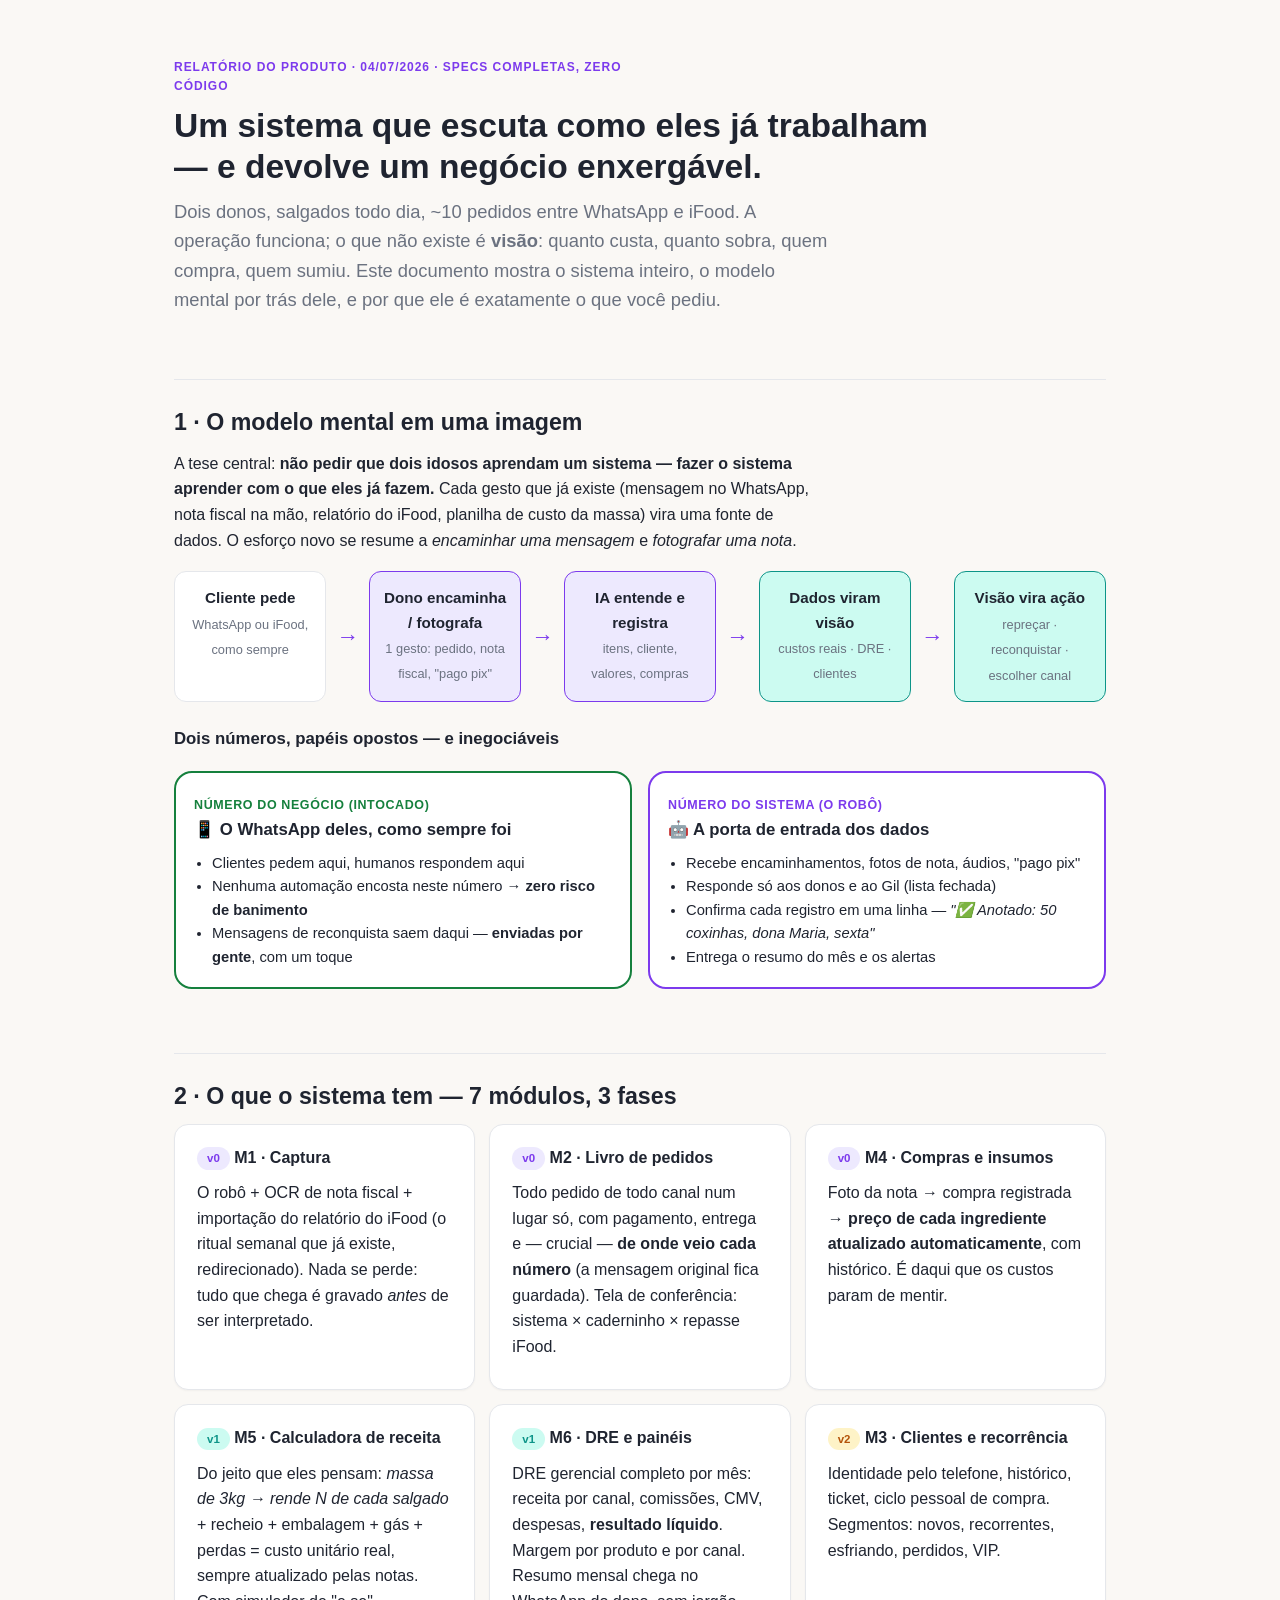
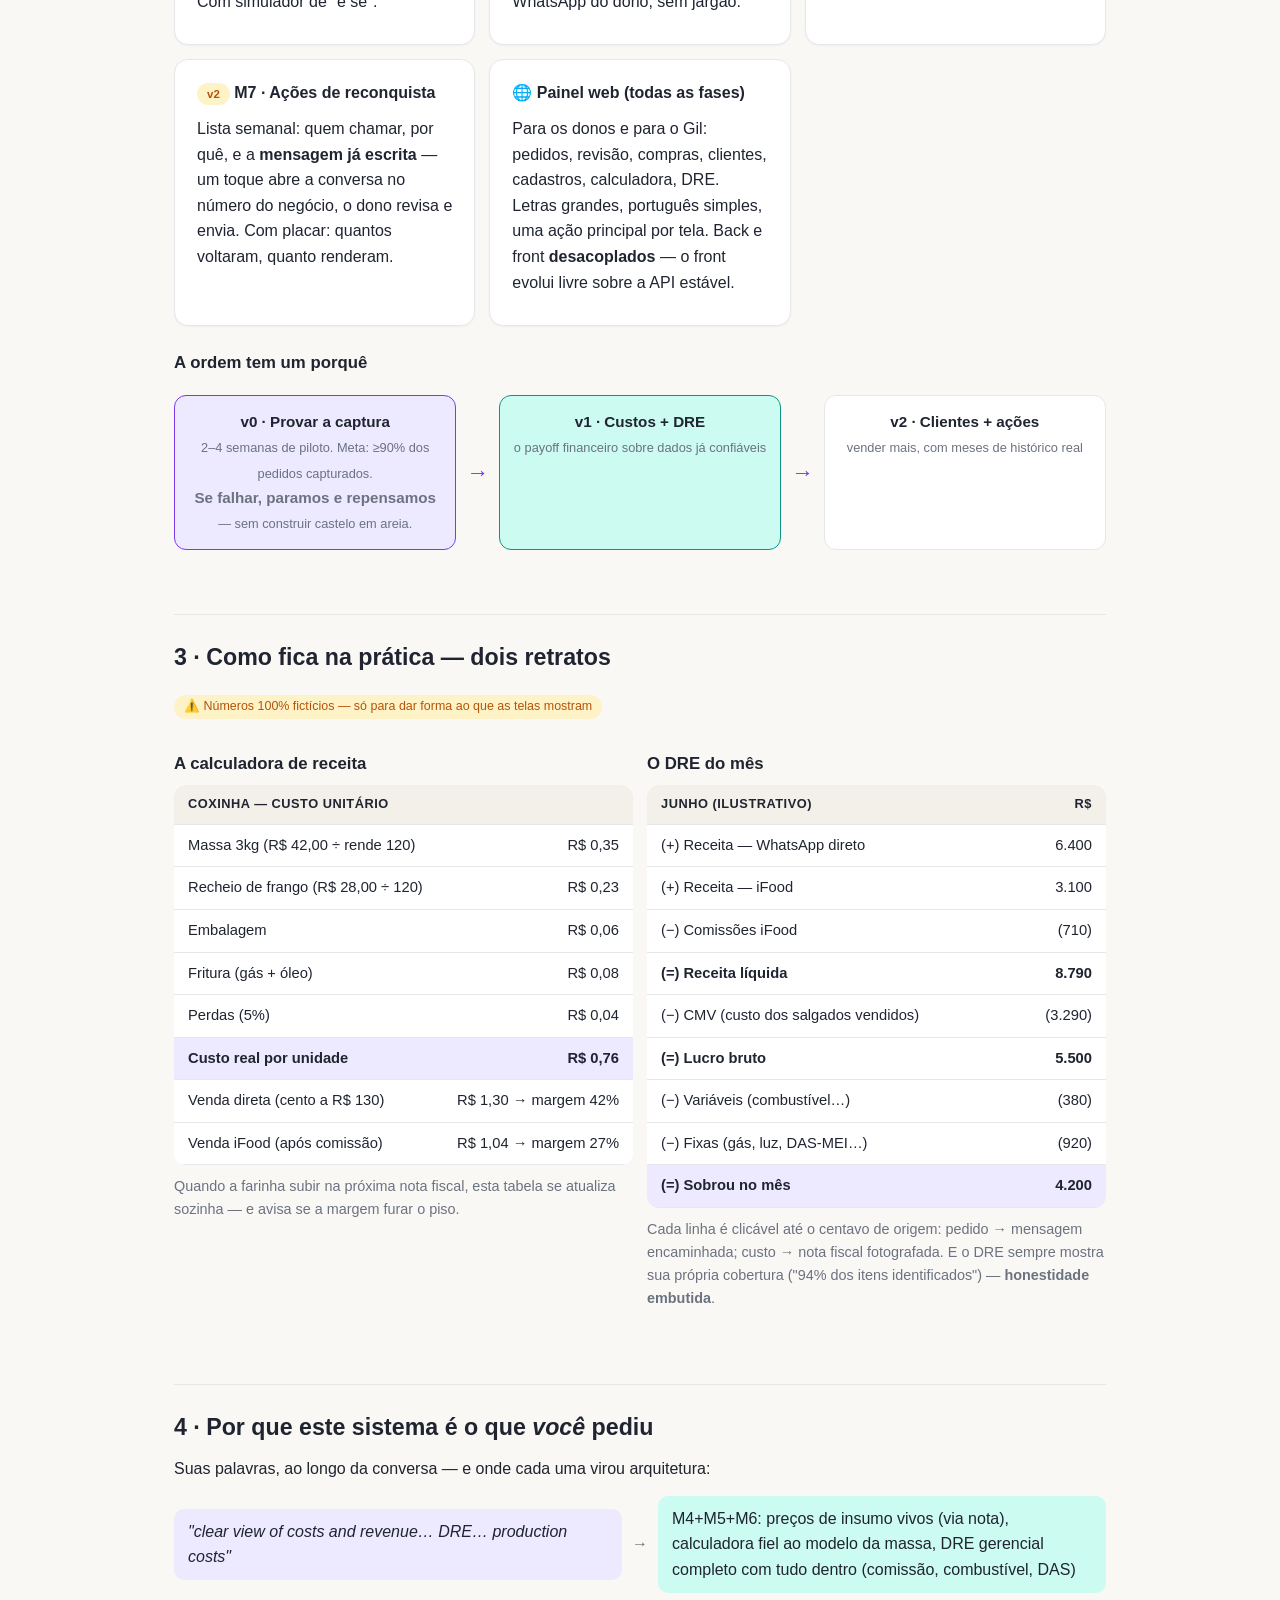
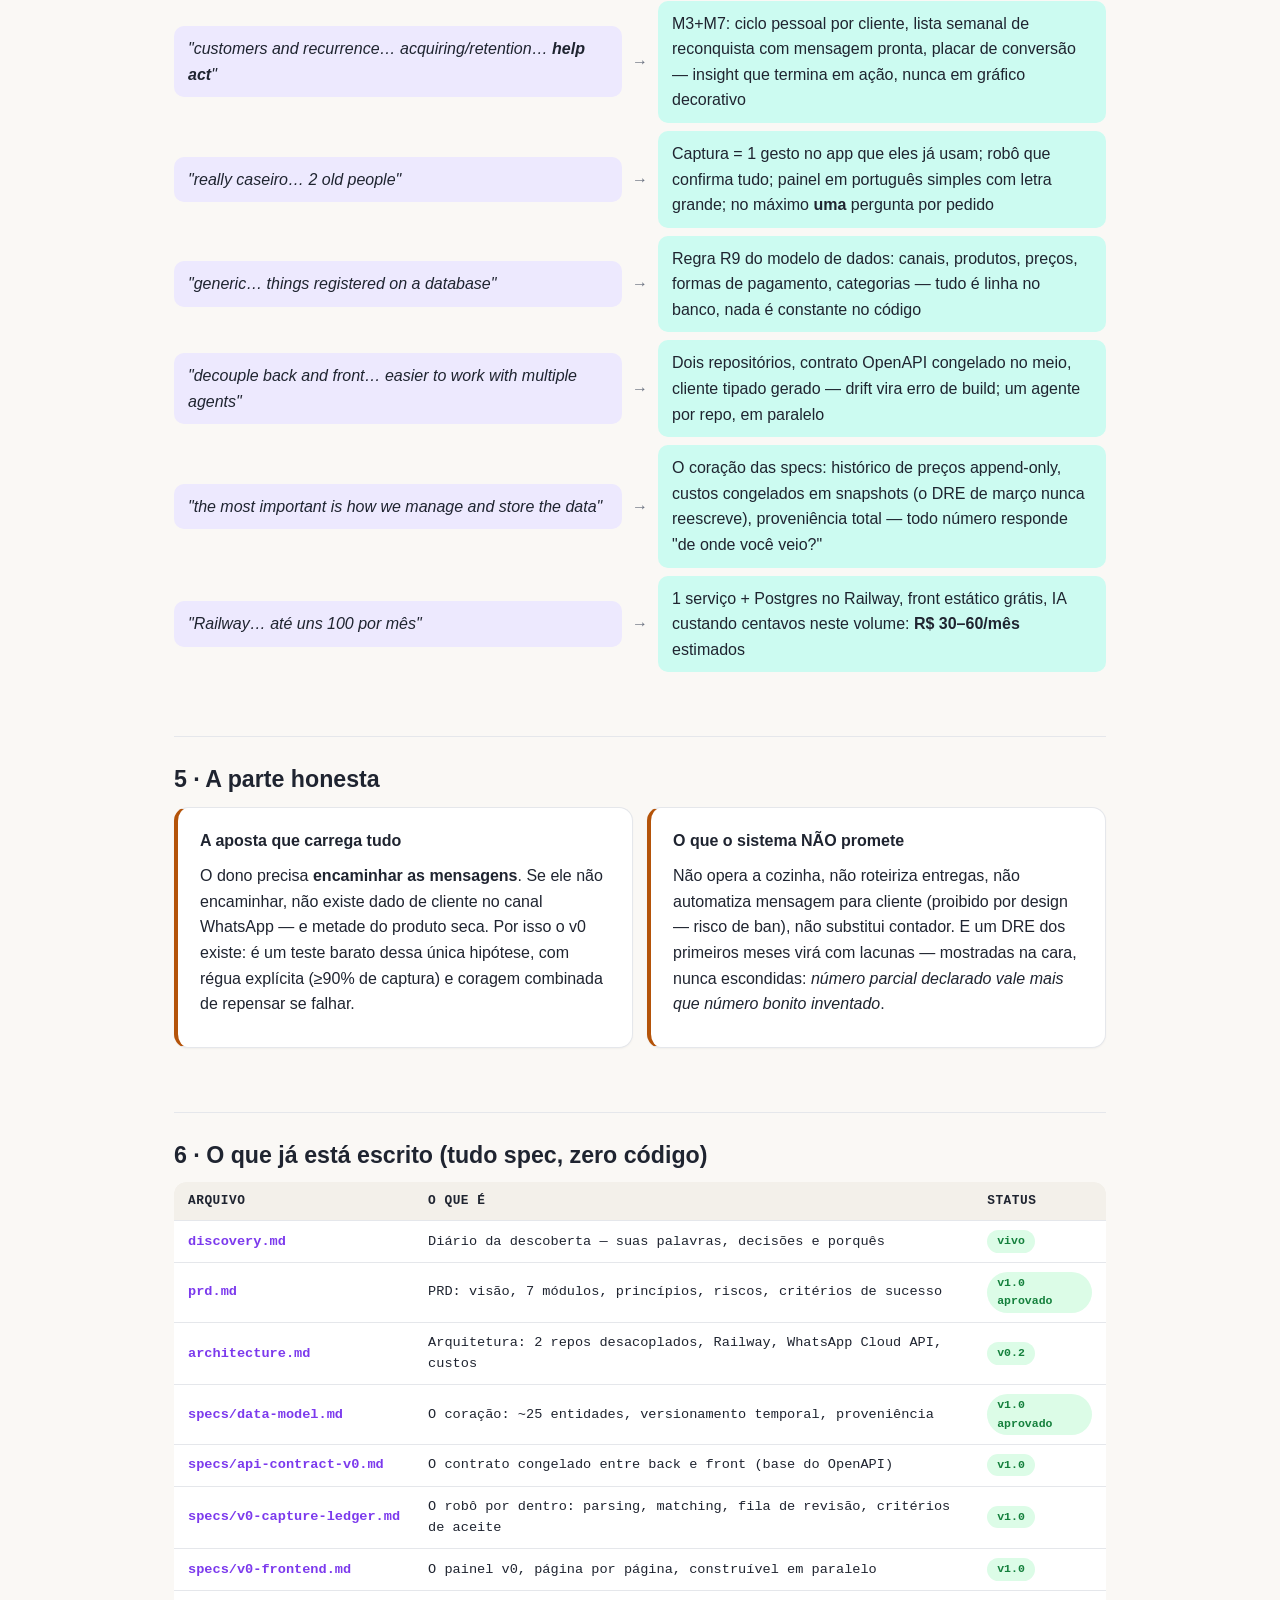
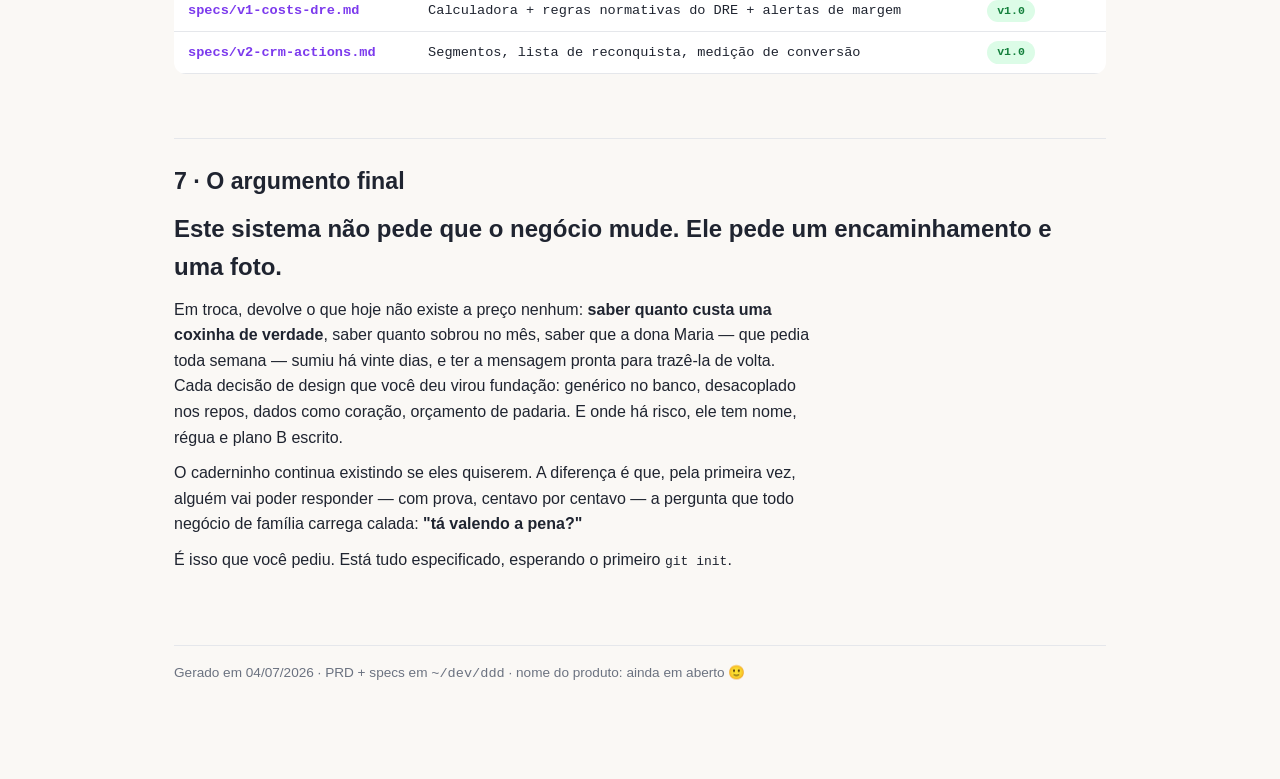
<file: ddd/report.html>
<!DOCTYPE html>
<html lang="pt-BR">
<head>
<meta charset="UTF-8">
<meta name="viewport" content="width=device-width, initial-scale=1.0">
<title>O Sistema — Gestão do Delivery de Salgados</title>
<style>
  :root{
    --ink:#1f2430; --muted:#6b7280; --bg:#faf8f5; --card:#ffffff;
    --brand:#7c3aed; --brand-soft:#ede9fe; --accent:#0d9488; --accent-soft:#ccfbf1;
    --warn:#b45309; --warn-soft:#fef3c7; --line:#e5e7eb;
    --good:#15803d; --good-soft:#dcfce7;
  }
  *{box-sizing:border-box; margin:0; padding:0;}
  body{font-family:-apple-system,BlinkMacSystemFont,"Segoe UI",Roboto,sans-serif; background:var(--bg); color:var(--ink); line-height:1.6;}
  .wrap{max-width:980px; margin:0 auto; padding:48px 24px 96px;}
  h1{font-size:2.1rem; line-height:1.2;}
  h2{font-size:1.45rem; margin:64px 0 8px; padding-top:24px; border-top:1px solid var(--line);}
  h3{font-size:1.05rem; margin:24px 0 8px;}
  p{margin:10px 0; max-width:72ch;}
  .lede{font-size:1.15rem; color:var(--muted); max-width:64ch;}
  .kicker{color:var(--brand); font-weight:700; text-transform:uppercase; letter-spacing:.08em; font-size:.75rem;}
  .tag{display:inline-block; font-size:.72rem; font-weight:700; padding:2px 10px; border-radius:999px; vertical-align:middle;}
  .tag.v0{background:var(--brand-soft); color:var(--brand);}
  .tag.v1{background:var(--accent-soft); color:var(--accent);}
  .tag.v2{background:var(--warn-soft); color:var(--warn);}
  .tag.ok{background:var(--good-soft); color:var(--good);}
  .card{background:var(--card); border:1px solid var(--line); border-radius:14px; padding:20px 22px; box-shadow:0 1px 2px rgba(0,0,0,.04);}
  .grid{display:grid; gap:14px;}
  .grid.c2{grid-template-columns:repeat(auto-fit,minmax(300px,1fr));}
  .grid.c3{grid-template-columns:repeat(auto-fit,minmax(220px,1fr));}

  /* diagrama: fluxo horizontal */
  .flow{display:flex; flex-wrap:wrap; align-items:stretch; gap:0; margin:18px 0;}
  .flow .node{flex:1 1 150px; min-width:150px; background:var(--card); border:1.5px solid var(--line); border-radius:12px; padding:14px; text-align:center;}
  .flow .node b{display:block; font-size:.95rem;}
  .flow .node span{font-size:.8rem; color:var(--muted);}
  .flow .arrow{display:flex; align-items:center; padding:0 10px; color:var(--brand); font-size:1.4rem; font-weight:700;}
  .node.brand{border-color:var(--brand); background:var(--brand-soft);}
  .node.accent{border-color:var(--accent); background:var(--accent-soft);}
  .node.plain{border-style:dashed;}

  /* diagrama: dois telefones */
  .phones{display:grid; grid-template-columns:1fr 1fr; gap:16px; margin:18px 0;}
  .phone{border:2px solid var(--line); border-radius:18px; padding:18px; background:var(--card);}
  .phone.biz{border-color:var(--good);}
  .phone.sys{border-color:var(--brand);}
  .phone h3{margin-top:0;}
  .phone ul{margin:8px 0 0 18px; font-size:.92rem;}
  .phone .who{font-size:.78rem; font-weight:700; letter-spacing:.05em; text-transform:uppercase;}
  .phone.biz .who{color:var(--good);}
  .phone.sys .who{color:var(--brand);}

  table{border-collapse:collapse; width:100%; font-size:.92rem; background:var(--card); border-radius:12px; overflow:hidden;}
  th,td{padding:9px 14px; text-align:left; border-bottom:1px solid var(--line);}
  th{background:#f3f0ea; font-size:.8rem; text-transform:uppercase; letter-spacing:.04em;}
  td.num, th.num{text-align:right; font-variant-numeric:tabular-nums;}
  tr.total td{font-weight:800; background:var(--brand-soft);}
  tr.sub td{font-weight:700;}
  .fict{font-size:.78rem; color:var(--warn); background:var(--warn-soft); display:inline-block; padding:2px 10px; border-radius:999px; margin-bottom:8px;}

  .quote{border-left:4px solid var(--brand); padding:10px 18px; background:var(--brand-soft); border-radius:0 12px 12px 0; margin:14px 0; font-style:italic;}
  .map{display:grid; grid-template-columns:1fr 24px 1fr; gap:8px 6px; align-items:center; margin:14px 0;}
  .map .you{background:var(--brand-soft); border-radius:10px; padding:10px 14px; font-style:italic;}
  .map .sys2{background:var(--accent-soft); border-radius:10px; padding:10px 14px;}
  .map .arr{text-align:center; color:var(--muted); font-weight:700;}
  .risk{border-left:4px solid var(--warn);}
  ul.clean{margin:8px 0 8px 20px;}
  ul.clean li{margin:6px 0;}
  .files{font-family:ui-monospace,Menlo,monospace; font-size:.85rem;}
  .files td:first-child{white-space:nowrap; color:var(--brand); font-weight:600;}
  footer{margin-top:72px; color:var(--muted); font-size:.85rem; border-top:1px solid var(--line); padding-top:16px;}
  .big{font-size:1.5rem; font-weight:800;}
  .center{text-align:center;}
</style>
</head>
<body>
<div class="wrap">

  <p class="kicker">Relatório do produto · 04/07/2026 · specs completas, zero código</p>
  <h1>Um sistema que escuta como eles já trabalham<br>— e devolve um negócio enxergável.</h1>
  <p class="lede">Dois donos, salgados todo dia, ~10 pedidos entre WhatsApp e iFood. A operação funciona; o que não existe é <b>visão</b>: quanto custa, quanto sobra, quem compra, quem sumiu. Este documento mostra o sistema inteiro, o modelo mental por trás dele, e por que ele é exatamente o que você pediu.</p>

  <h2>1 · O modelo mental em uma imagem</h2>
  <p>A tese central: <b>não pedir que dois idosos aprendam um sistema — fazer o sistema aprender com o que eles já fazem.</b> Cada gesto que já existe (mensagem no WhatsApp, nota fiscal na mão, relatório do iFood, planilha de custo da massa) vira uma fonte de dados. O esforço novo se resume a <i>encaminhar uma mensagem</i> e <i>fotografar uma nota</i>.</p>

  <div class="flow">
    <div class="node"><b>Cliente pede</b><span>WhatsApp ou iFood, como sempre</span></div>
    <div class="arrow">→</div>
    <div class="node brand"><b>Dono encaminha / fotografa</b><span>1 gesto: pedido, nota fiscal, "pago pix"</span></div>
    <div class="arrow">→</div>
    <div class="node brand"><b>IA entende e registra</b><span>itens, cliente, valores, compras</span></div>
    <div class="arrow">→</div>
    <div class="node accent"><b>Dados viram visão</b><span>custos reais · DRE · clientes</span></div>
    <div class="arrow">→</div>
    <div class="node accent"><b>Visão vira ação</b><span>repreçar · reconquistar · escolher canal</span></div>
  </div>

  <h3>Dois números, papéis opostos — e inegociáveis</h3>
  <div class="phones">
    <div class="phone biz">
      <span class="who">Número do negócio (intocado)</span>
      <h3>📱 O WhatsApp deles, como sempre foi</h3>
      <ul>
        <li>Clientes pedem aqui, humanos respondem aqui</li>
        <li>Nenhuma automação encosta neste número → <b>zero risco de banimento</b></li>
        <li>Mensagens de reconquista saem daqui — <b>enviadas por gente</b>, com um toque</li>
      </ul>
    </div>
    <div class="phone sys">
      <span class="who">Número do sistema (o robô)</span>
      <h3>🤖 A porta de entrada dos dados</h3>
      <ul>
        <li>Recebe encaminhamentos, fotos de nota, áudios, "pago pix"</li>
        <li>Responde só aos donos e ao Gil (lista fechada)</li>
        <li>Confirma cada registro em uma linha — <i>"✅ Anotado: 50 coxinhas, dona Maria, sexta"</i></li>
        <li>Entrega o resumo do mês e os alertas</li>
      </ul>
    </div>
  </div>

  <h2>2 · O que o sistema tem — 7 módulos, 3 fases</h2>
  <div class="grid c2">
    <div class="card"><span class="tag v0">v0</span> <b>M1 · Captura</b><p>O robô + OCR de nota fiscal + importação do relatório do iFood (o ritual semanal que já existe, redirecionado). Nada se perde: tudo que chega é gravado <i>antes</i> de ser interpretado.</p></div>
    <div class="card"><span class="tag v0">v0</span> <b>M2 · Livro de pedidos</b><p>Todo pedido de todo canal num lugar só, com pagamento, entrega e — crucial — <b>de onde veio cada número</b> (a mensagem original fica guardada). Tela de conferência: sistema × caderninho × repasse iFood.</p></div>
    <div class="card"><span class="tag v0">v0</span> <b>M4 · Compras e insumos</b><p>Foto da nota → compra registrada → <b>preço de cada ingrediente atualizado automaticamente</b>, com histórico. É daqui que os custos param de mentir.</p></div>
    <div class="card"><span class="tag v1">v1</span> <b>M5 · Calculadora de receita</b><p>Do jeito que eles pensam: <i>massa de 3kg → rende N de cada salgado</i> + recheio + embalagem + gás + perdas = custo unitário real, sempre atualizado pelas notas. Com simulador de "e se".</p></div>
    <div class="card"><span class="tag v1">v1</span> <b>M6 · DRE e painéis</b><p>DRE gerencial completo por mês: receita por canal, comissões, CMV, despesas, <b>resultado líquido</b>. Margem por produto e por canal. Resumo mensal chega no WhatsApp do dono, sem jargão.</p></div>
    <div class="card"><span class="tag v2">v2</span> <b>M3 · Clientes e recorrência</b><p>Identidade pelo telefone, histórico, ticket, ciclo pessoal de compra. Segmentos: novos, recorrentes, esfriando, perdidos, VIP.</p></div>
    <div class="card"><span class="tag v2">v2</span> <b>M7 · Ações de reconquista</b><p>Lista semanal: quem chamar, por quê, e a <b>mensagem já escrita</b> — um toque abre a conversa no número do negócio, o dono revisa e envia. Com placar: quantos voltaram, quanto renderam.</p></div>
    <div class="card"><b>🌐 Painel web (todas as fases)</b><p>Para os donos e para o Gil: pedidos, revisão, compras, clientes, cadastros, calculadora, DRE. Letras grandes, português simples, uma ação principal por tela. Back e front <b>desacoplados</b> — o front evolui livre sobre a API estável.</p></div>
  </div>

  <h3>A ordem tem um porquê</h3>
  <div class="flow">
    <div class="node brand"><b>v0 · Provar a captura</b><span>2–4 semanas de piloto. Meta: ≥90% dos pedidos capturados. <b>Se falhar, paramos e repensamos</b> — sem construir castelo em areia.</span></div>
    <div class="arrow">→</div>
    <div class="node accent"><b>v1 · Custos + DRE</b><span>o payoff financeiro sobre dados já confiáveis</span></div>
    <div class="arrow">→</div>
    <div class="node"><b>v2 · Clientes + ações</b><span>vender mais, com meses de histórico real</span></div>
  </div>

  <h2>3 · Como fica na prática — dois retratos</h2>
  <p class="fict">⚠️ Números 100% fictícios — só para dar forma ao que as telas mostram</p>

  <div class="grid c2">
    <div>
      <h3>A calculadora de receita</h3>
      <table>
        <tr><th colspan="2">Coxinha — custo unitário</th></tr>
        <tr><td>Massa 3kg (R$ 42,00 ÷ rende 120)</td><td class="num">R$ 0,35</td></tr>
        <tr><td>Recheio de frango (R$ 28,00 ÷ 120)</td><td class="num">R$ 0,23</td></tr>
        <tr><td>Embalagem</td><td class="num">R$ 0,06</td></tr>
        <tr><td>Fritura (gás + óleo)</td><td class="num">R$ 0,08</td></tr>
        <tr><td>Perdas (5%)</td><td class="num">R$ 0,04</td></tr>
        <tr class="total"><td>Custo real por unidade</td><td class="num">R$ 0,76</td></tr>
        <tr><td>Venda direta (cento a R$ 130)</td><td class="num">R$ 1,30 → margem 42%</td></tr>
        <tr><td>Venda iFood (após comissão)</td><td class="num">R$ 1,04 → margem 27%</td></tr>
      </table>
      <p style="font-size:.9rem; color:var(--muted)">Quando a farinha subir na próxima nota fiscal, esta tabela se atualiza sozinha — e avisa se a margem furar o piso.</p>
    </div>
    <div>
      <h3>O DRE do mês</h3>
      <table>
        <tr><th>Junho (ilustrativo)</th><th class="num">R$</th></tr>
        <tr><td>(+) Receita — WhatsApp direto</td><td class="num">6.400</td></tr>
        <tr><td>(+) Receita — iFood</td><td class="num">3.100</td></tr>
        <tr><td>(−) Comissões iFood</td><td class="num">(710)</td></tr>
        <tr class="sub"><td>(=) Receita líquida</td><td class="num">8.790</td></tr>
        <tr><td>(−) CMV (custo dos salgados vendidos)</td><td class="num">(3.290)</td></tr>
        <tr class="sub"><td>(=) Lucro bruto</td><td class="num">5.500</td></tr>
        <tr><td>(−) Variáveis (combustível…)</td><td class="num">(380)</td></tr>
        <tr><td>(−) Fixas (gás, luz, DAS-MEI…)</td><td class="num">(920)</td></tr>
        <tr class="total"><td>(=) Sobrou no mês</td><td class="num">4.200</td></tr>
      </table>
      <p style="font-size:.9rem; color:var(--muted)">Cada linha é clicável até o centavo de origem: pedido → mensagem encaminhada; custo → nota fiscal fotografada. E o DRE sempre mostra sua própria cobertura ("94% dos itens identificados") — <b>honestidade embutida</b>.</p>
    </div>
  </div>

  <h2>4 · Por que este sistema é o que <i>você</i> pediu</h2>
  <p>Suas palavras, ao longo da conversa — e onde cada uma virou arquitetura:</p>
  <div class="map">
    <div class="you">"clear view of costs and revenue… DRE… production costs"</div><div class="arr">→</div>
    <div class="sys2">M4+M5+M6: preços de insumo vivos (via nota), calculadora fiel ao modelo da massa, DRE gerencial completo com tudo dentro (comissão, combustível, DAS)</div>
    <div class="you">"customers and recurrence… acquiring/retention… <b>help act</b>"</div><div class="arr">→</div>
    <div class="sys2">M3+M7: ciclo pessoal por cliente, lista semanal de reconquista com mensagem pronta, placar de conversão — insight que termina em ação, nunca em gráfico decorativo</div>
    <div class="you">"really caseiro… 2 old people"</div><div class="arr">→</div>
    <div class="sys2">Captura = 1 gesto no app que eles já usam; robô que confirma tudo; painel em português simples com letra grande; no máximo <b>uma</b> pergunta por pedido</div>
    <div class="you">"generic… things registered on a database"</div><div class="arr">→</div>
    <div class="sys2">Regra R9 do modelo de dados: canais, produtos, preços, formas de pagamento, categorias — tudo é linha no banco, nada é constante no código</div>
    <div class="you">"decouple back and front… easier to work with multiple agents"</div><div class="arr">→</div>
    <div class="sys2">Dois repositórios, contrato OpenAPI congelado no meio, cliente tipado gerado — drift vira erro de build; um agente por repo, em paralelo</div>
    <div class="you">"the most important is how we manage and store the data"</div><div class="arr">→</div>
    <div class="sys2">O coração das specs: histórico de preços append-only, custos congelados em snapshots (o DRE de março nunca reescreve), proveniência total — todo número responde "de onde você veio?"</div>
    <div class="you">"Railway… até uns 100 por mês"</div><div class="arr">→</div>
    <div class="sys2">1 serviço + Postgres no Railway, front estático grátis, IA custando centavos neste volume: <b>R$ 30–60/mês</b> estimados</div>
  </div>

  <h2>5 · A parte honesta</h2>
  <div class="grid c2">
    <div class="card risk"><b>A aposta que carrega tudo</b><p>O dono precisa <b>encaminhar as mensagens</b>. Se ele não encaminhar, não existe dado de cliente no canal WhatsApp — e metade do produto seca. Por isso o v0 existe: é um teste barato dessa única hipótese, com régua explícita (≥90% de captura) e coragem combinada de repensar se falhar.</p></div>
    <div class="card risk"><b>O que o sistema NÃO promete</b><p>Não opera a cozinha, não roteiriza entregas, não automatiza mensagem para cliente (proibido por design — risco de ban), não substitui contador. E um DRE dos primeiros meses virá com lacunas — mostradas na cara, nunca escondidas: <i>número parcial declarado vale mais que número bonito inventado</i>.</p></div>
  </div>

  <h2>6 · O que já está escrito (tudo spec, zero código)</h2>
  <table class="files">
    <tr><th>Arquivo</th><th>O que é</th><th>Status</th></tr>
    <tr><td>discovery.md</td><td>Diário da descoberta — suas palavras, decisões e porquês</td><td><span class="tag ok">vivo</span></td></tr>
    <tr><td>prd.md</td><td>PRD: visão, 7 módulos, princípios, riscos, critérios de sucesso</td><td><span class="tag ok">v1.0 aprovado</span></td></tr>
    <tr><td>architecture.md</td><td>Arquitetura: 2 repos desacoplados, Railway, WhatsApp Cloud API, custos</td><td><span class="tag ok">v0.2</span></td></tr>
    <tr><td>specs/data-model.md</td><td>O coração: ~25 entidades, versionamento temporal, proveniência</td><td><span class="tag ok">v1.0 aprovado</span></td></tr>
    <tr><td>specs/api-contract-v0.md</td><td>O contrato congelado entre back e front (base do OpenAPI)</td><td><span class="tag ok">v1.0</span></td></tr>
    <tr><td>specs/v0-capture-ledger.md</td><td>O robô por dentro: parsing, matching, fila de revisão, critérios de aceite</td><td><span class="tag ok">v1.0</span></td></tr>
    <tr><td>specs/v0-frontend.md</td><td>O painel v0, página por página, construível em paralelo</td><td><span class="tag ok">v1.0</span></td></tr>
    <tr><td>specs/v1-costs-dre.md</td><td>Calculadora + regras normativas do DRE + alertas de margem</td><td><span class="tag ok">v1.0</span></td></tr>
    <tr><td>specs/v2-crm-actions.md</td><td>Segmentos, lista de reconquista, medição de conversão</td><td><span class="tag ok">v1.0</span></td></tr>
  </table>

  <h2>7 · O argumento final</h2>
  <p class="big">Este sistema não pede que o negócio mude. Ele pede um encaminhamento e uma foto.</p>
  <p>Em troca, devolve o que hoje não existe a preço nenhum: <b>saber quanto custa uma coxinha de verdade</b>, saber quanto sobrou no mês, saber que a dona Maria — que pedia toda semana — sumiu há vinte dias, e ter a mensagem pronta para trazê-la de volta. Cada decisão de design que você deu virou fundação: genérico no banco, desacoplado nos repos, dados como coração, orçamento de padaria. E onde há risco, ele tem nome, régua e plano B escrito.</p>
  <p>O caderninho continua existindo se eles quiserem. A diferença é que, pela primeira vez, alguém vai poder responder — com prova, centavo por centavo — a pergunta que todo negócio de família carrega calada: <b>"tá valendo a pena?"</b></p>
  <p>É isso que você pediu. Está tudo especificado, esperando o primeiro <code>git init</code>.</p>

  <footer>Gerado em 04/07/2026 · PRD + specs em <code>~/dev/ddd</code> · nome do produto: ainda em aberto 🙂</footer>
</div>
</body>
</html>
</file>
